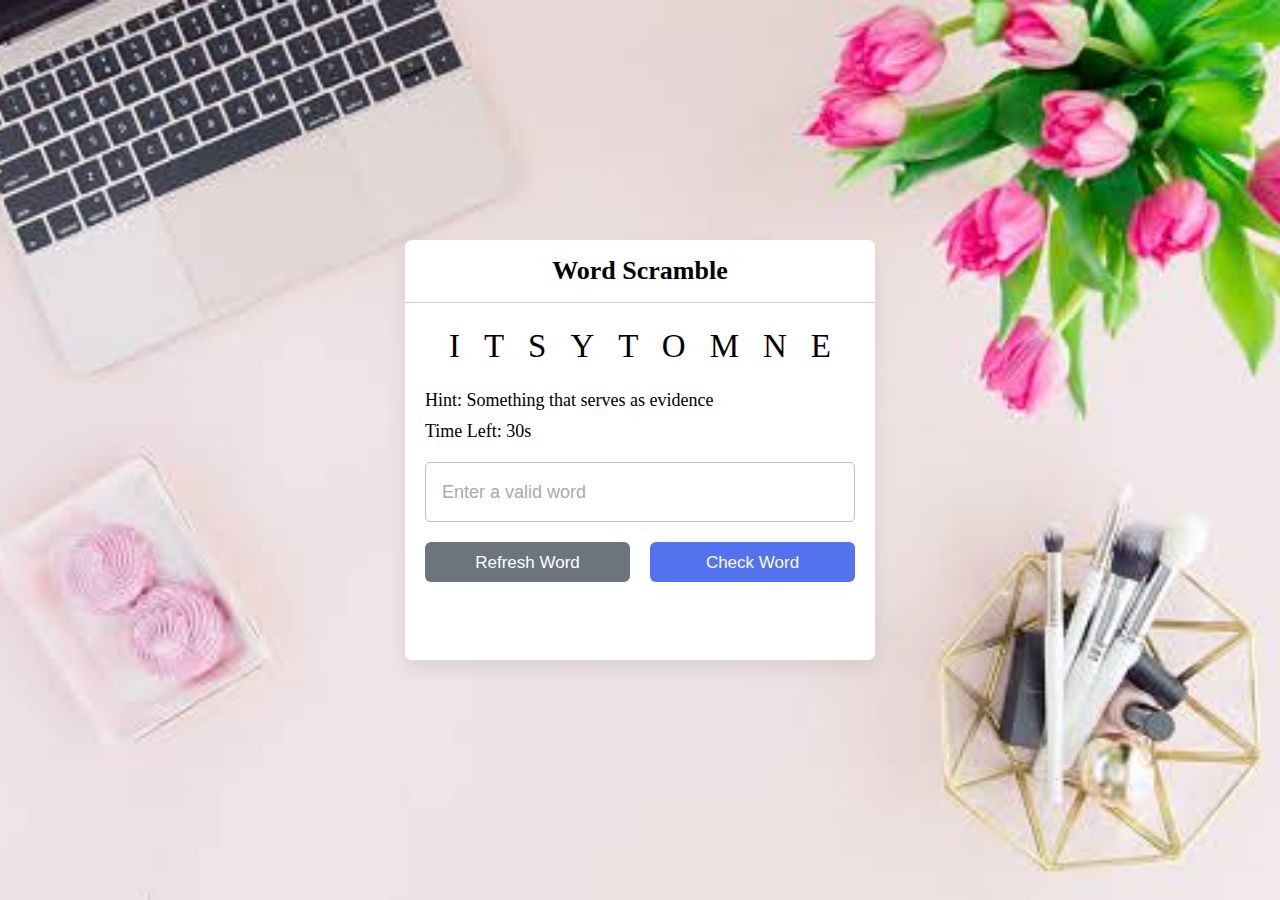
<file: index.html>
<!DOCTYPE html>
<html lang="en">
<head>
    <meta charset="UTF-8">
    <meta http-equiv="X-UA-Compatible" content="IE=edge">
    <meta name="viewport" content="width=device-width, initial-scale=1.0">
    <title>Word Scramble Game</title>
    <link rel="stylesheet" href="style.css">
</head>

<body>
    <div class="container">
        <h2>Word Scramble</h2>
        <div class="content">
            <p class="word"></p>
            <div class="details">
                <p class="hint">Hint: <span></span></p>
                <p class="time">Time Left: <span><b>30</b>s</span></p>
            </div>
            <input type="text" spellcheck="false" placeholder="Enter a valid word">
            <div class="buttons">
                <button class="refresh-word">Refresh Word</button>
                <button class="check-word">Check Word</button>
            </div>
        </div>
    </div>
    
    <script src="word.js"></script>
    <script src="script.js"></script>
</body>
</html>
</file>
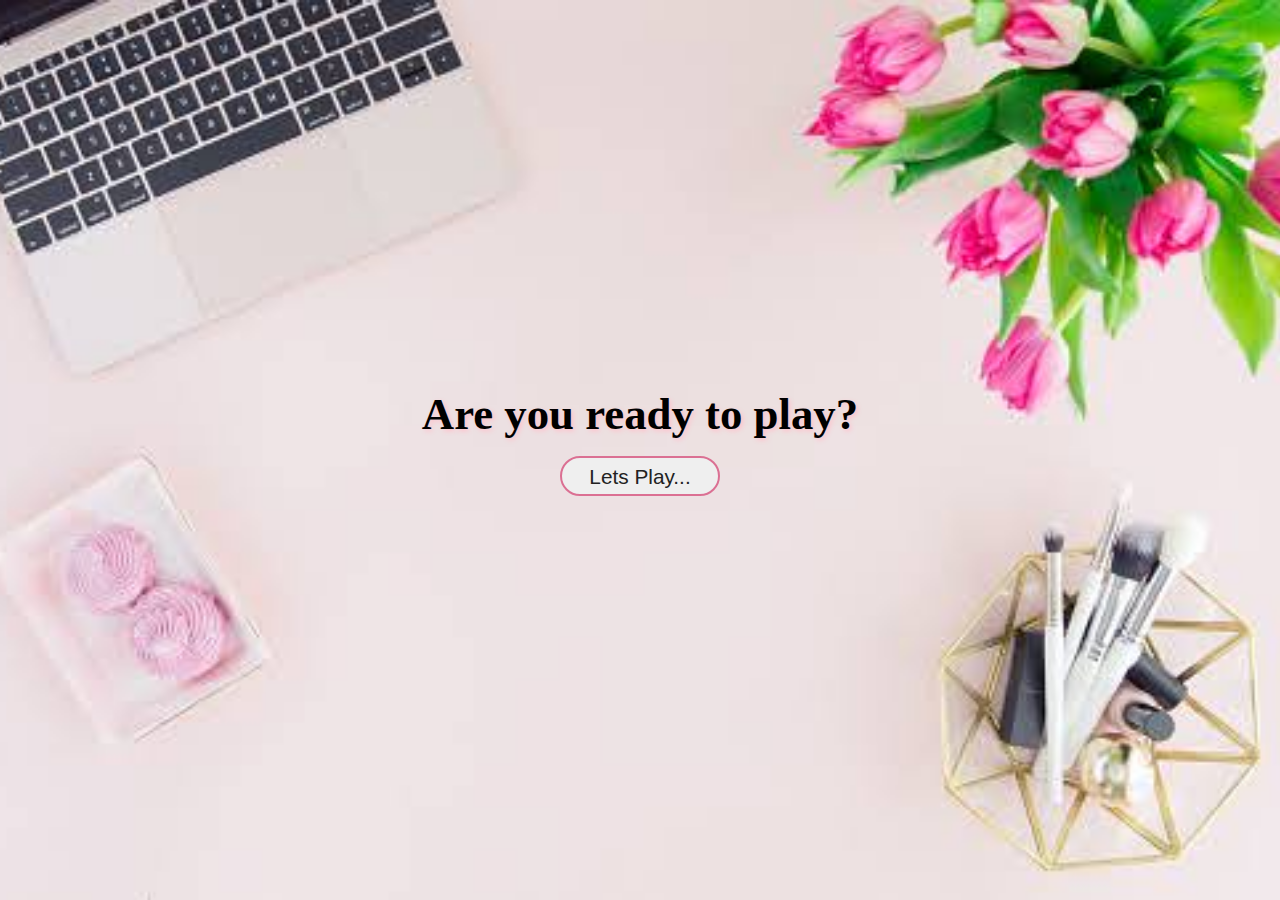
<file: start.html>
<!DOCTYPE html>
<html lang="en">
<head>
    <meta charset="UTF-8">
    <meta http-equiv="X-UA-Compatible" content="IE=edge">
    <meta name="viewport" content="width=device-width, initial-scale=1.0">
    <title>Word Scramble Game</title>
    <link rel="stylesheet" href="style.css">
</head>
<body>
    <section>
        <h1 class="title">
            Are you ready to play?
        </h1>
        <a href="index.html"> <button class="play">Lets Play...</button> </a>
    </section>
</body>
</html>
</file>
<file: style.css>
*{
    margin: 0;
    padding: 0;
    box-sizing: border-box;
}

body{
    display: flex;
    padding: 0 10px;
    align-items: center;
    justify-content: center;
    min-height: 100vh;
    /* background: #5372F0; */
    background: url(img10.jpg);
    background-position: center;
    background-repeat: no-repeat;
    background-size: cover;
    background-attachment: fixed; 
}

/* ----start page----- */
.title{
    font-size: 2.8rem;
    text-align: center;
    font-family: cursive;
    text-shadow: 2px 2px 5px pink;
}

.play{
    border: 2px solid palevioletred;
    outline: none;
    color: #222;
    cursor: pointer;
    padding: 15px 0;
    width: 160px;
    font-size: 1.3rem;
    height: 40px;
    border-radius: 2rem;
    line-height: 5px;
    margin: 1rem 10rem;
}

.play:hover{
    color: white;
    background: rgb(242, 53, 116);
    border: 2px solid rgb(242, 53, 116);
}

.container{
    width: 470px;
    height: 420px;
    border-radius: 7px;
    background: #fff;
    box-shadow: 0 10px 20px rgba(0, 0, 0, 0.08);
}

.container h2{
    font-family: cursive;
    font-size: 26px;
    text-align: center;
    font-variant: bold;
    padding: 16px 25px;
    border-bottom: 1px solid #ccc;
}

.container .content{
    margin: 25px 20px 35px;
}

.content .word{
    user-select: none;
    font-size: 33px;
    font-weight: 500;
    text-align: center;
    letter-spacing: 24px;
    margin-right: -24px;
    word-break: break-all;
    text-transform: uppercase;
}

.content .details{
    margin: 25px 0 20px;
}

.details p{
    font-size: 18px;
    margin-bottom: 10px;
}

.details p b{
    font-weight: 500;
}

.content input{
    width: 100%;
    height: 60px;
    outline: none;
    padding: 0 16px;
    font-size: 18px;
    border-radius: 5px;
    border: 1px solid #bfbfbf;
}

.content input:focus{
    box-shadow: 0ps 2px 4px rgba(0, 0, 0, 0.08);
}

.content input::placeholder{
    color: #aaa;
}

.content input:focus::placeholder{
    color: #bfbfbf;
}

.content .buttons{
    display: flex;
    justify-content: space-between;
    margin-top: 20px;
}

.buttons button{
    border: none;
    outline: none;
    color: #fff;
    cursor: pointer;
    padding: 15px 0;
    width: 205px;
    font-size: 17px;
    height: 40px;
    border-radius: 6px;
    line-height: 5px;
}

.buttons button:active{
    transform: scale(0.97);
}

.buttons .refresh-word{
    background: #6C757D;
}

.buttons .refresh-word:hover{
    background: #5f666d;
}

.buttons .check-word{
    background: #5372F0;
}

.buttons .check-word:hover{
    background: #2c52ed;
}
</file>
